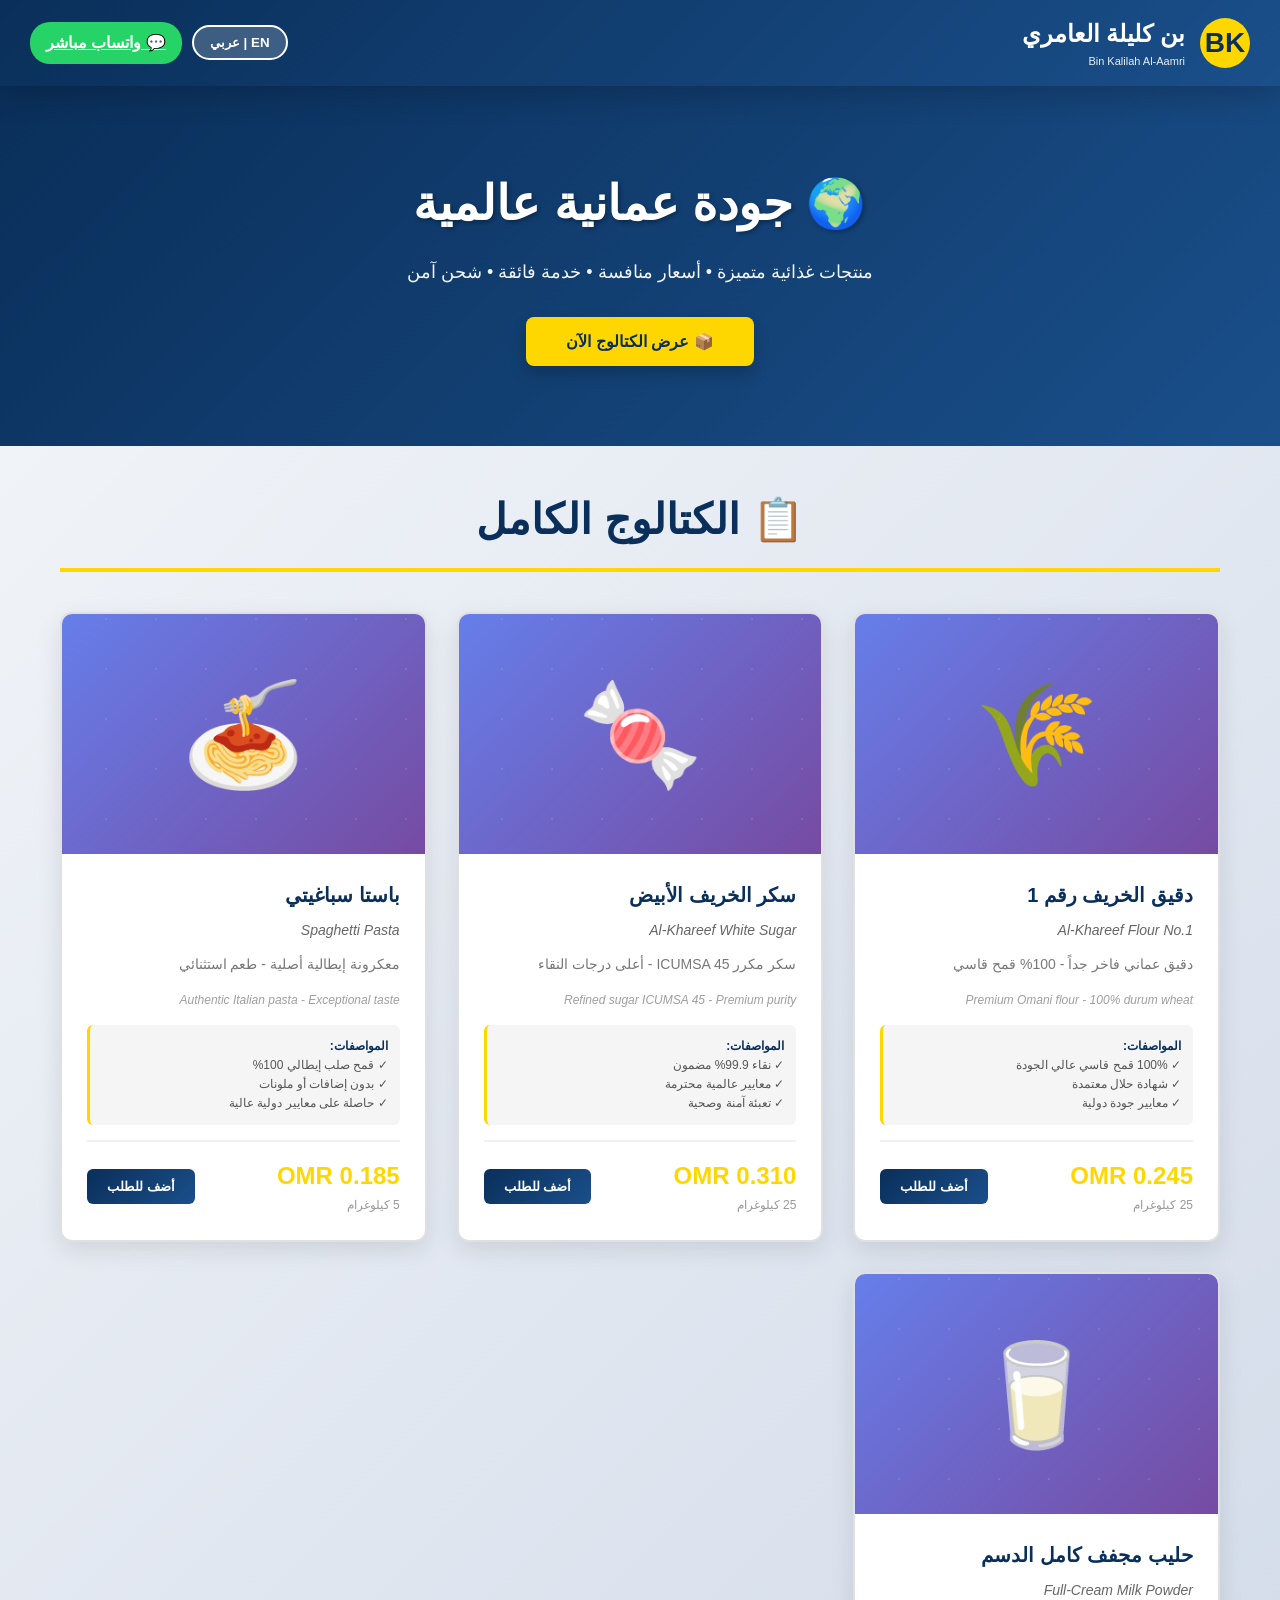
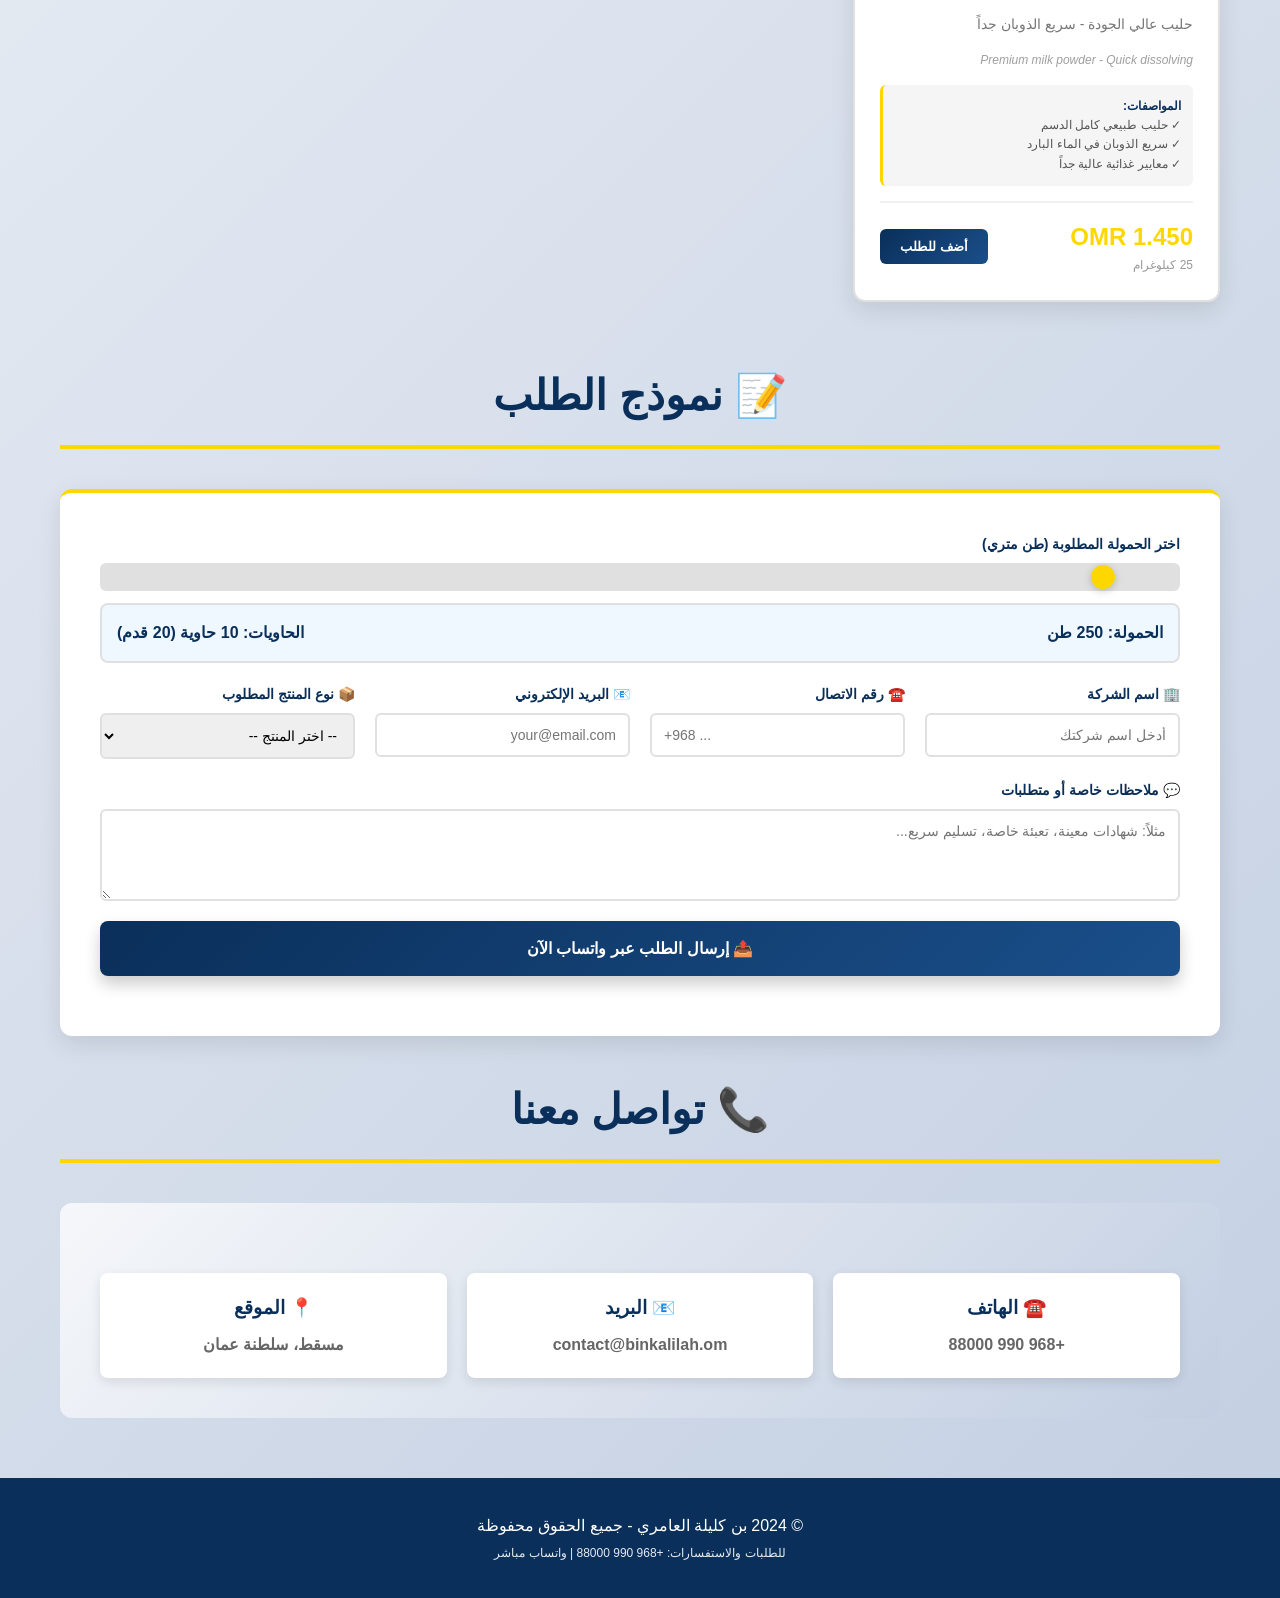
<file: live-catalog.html>
<!DOCTYPE html>
<html lang="ar" dir="rtl">
<head>
    <meta charset="UTF-8">
    <meta name="viewport" content="width=device-width, initial-scale=1.0">
    <title>بن كليلة العامري - الكتالوج الرقمي الحي</title>
    <style>
        * {
            margin: 0;
            padding: 0;
            box-sizing: border-box;
        }

        body {
            font-family: 'Tajawal', Arial, sans-serif;
            background: linear-gradient(135deg, #f5f7fa 0%, #c3cfe2 100%);
            color: #333;
            line-height: 1.6;
        }

        /* الرأس الثابت */
        header {
            background: linear-gradient(135deg, #0a2f5a 0%, #1a4f8a 100%);
            color: white;
            padding: 15px 30px;
            display: flex;
            justify-content: space-between;
            align-items: center;
            box-shadow: 0 8px 32px rgba(0,0,0,0.2);
            position: sticky;
            top: 0;
            z-index: 1000;
        }

        .logo-section {
            display: flex;
            align-items: center;
            gap: 15px;
        }

        .logo-icon {
            width: 50px;
            height: 50px;
            background: #FFD700;
            border-radius: 50%;
            display: flex;
            align-items: center;
            justify-content: center;
            font-size: 28px;
            font-weight: bold;
            color: #0a2f5a;
        }

        .company-name {
            font-size: 24px;
            font-weight: bold;
        }

        .tagline {
            font-size: 11px;
            opacity: 0.9;
        }

        .header-actions {
            display: flex;
            gap: 10px;
            align-items: center;
        }

        .btn-header {
            background: rgba(255,255,255,0.2);
            border: 2px solid white;
            color: white;
            padding: 8px 16px;
            border-radius: 20px;
            cursor: pointer;
            font-weight: bold;
            transition: all 0.3s;
        }

        .btn-header:hover {
            background: rgba(255,255,255,0.3);
            transform: scale(1.05);
        }

        .btn-whatsapp {
            background: #25D366 !important;
            border: none !important;
        }

        .btn-whatsapp:hover {
            background: #1ba854 !important;
        }

        /* البطل */
        .hero {
            background: linear-gradient(135deg, #0a2f5a 0%, #1a4f8a 100%);
            color: white;
            padding: 80px 30px;
            text-align: center;
            margin-bottom: 40px;
        }

        .hero h1 {
            font-size: 48px;
            margin-bottom: 15px;
            text-shadow: 2px 2px 4px rgba(0,0,0,0.3);
        }

        .hero p {
            font-size: 18px;
            opacity: 0.95;
            margin-bottom: 30px;
        }

        .btn-primary {
            background: #FFD700;
            color: #0a2f5a;
            border: none;
            padding: 15px 40px;
            font-size: 16px;
            font-weight: bold;
            border-radius: 8px;
            cursor: pointer;
            transition: all 0.3s;
            box-shadow: 0 8px 16px rgba(0,0,0,0.2);
        }

        .btn-primary:hover {
            background: #FFC700;
            transform: translateY(-3px);
            box-shadow: 0 12px 24px rgba(0,0,0,0.3);
        }

        /* الحاوية الرئيسية */
        .container {
            max-width: 1200px;
            margin: 0 auto;
            padding: 0 20px;
        }

        .section-title {
            font-size: 42px;
            color: #0a2f5a;
            margin-bottom: 40px;
            text-align: center;
            border-bottom: 4px solid #FFD700;
            padding-bottom: 15px;
            position: relative;
        }

        .section-title::after {
            content: '';
            position: absolute;
            bottom: -4px;
            left: 50%;
            transform: translateX(-50%);
            width: 100px;
            height: 4px;
            background: linear-gradient(90deg, transparent, #FFD700, transparent);
        }

        /* شبكة المنتجات */
        .products-grid {
            display: grid;
            grid-template-columns: repeat(auto-fit, minmax(280px, 1fr));
            gap: 30px;
            margin-bottom: 60px;
        }

        .product-card {
            background: white;
            border-radius: 12px;
            overflow: hidden;
            box-shadow: 0 8px 24px rgba(0,0,0,0.1);
            transition: all 0.3s cubic-bezier(0.4, 0, 0.2, 1);
            border: 2px solid #e0e0e0;
            position: relative;
        }

        .product-card:hover {
            transform: translateY(-15px);
            box-shadow: 0 16px 48px rgba(0,0,0,0.2);
            border-color: #FFD700;
        }

        .product-image {
            width: 100%;
            height: 240px;
            background: linear-gradient(135deg, #667eea 0%, #764ba2 100%);
            display: flex;
            align-items: center;
            justify-content: center;
            font-size: 100px;
            position: relative;
            overflow: hidden;
        }

        .product-image::before {
            content: '';
            position: absolute;
            top: -50%;
            left: -50%;
            width: 200%;
            height: 200%;
            background: radial-gradient(circle, rgba(255,255,255,0.1) 1px, transparent 1px);
            background-size: 50px 50px;
            animation: float 20s linear infinite;
        }

        @keyframes float {
            0% { transform: translate(0, 0); }
            100% { transform: translate(50px, 50px); }
        }

        .product-info {
            padding: 25px;
        }

        .product-name {
            font-size: 20px;
            font-weight: bold;
            color: #0a2f5a;
            margin-bottom: 8px;
        }

        .product-name-en {
            font-size: 14px;
            color: #666;
            margin-bottom: 12px;
            font-style: italic;
        }

        .product-desc {
            font-size: 14px;
            color: #777;
            margin-bottom: 15px;
            line-height: 1.6;
        }

        .product-specs {
            font-size: 12px;
            color: #555;
            margin-bottom: 15px;
            padding: 12px;
            background: #f5f5f5;
            border-radius: 6px;
            border-left: 3px solid #FFD700;
        }

        .product-specs strong {
            color: #0a2f5a;
        }

        .product-footer {
            display: flex;
            justify-content: space-between;
            align-items: center;
            border-top: 2px solid #f0f0f0;
            padding-top: 15px;
            gap: 10px;
        }

        .product-price {
            font-size: 24px;
            font-weight: bold;
            color: #FFD700;
        }

        .product-price-small {
            font-size: 12px;
            color: #999;
        }

        .btn-add {
            background: linear-gradient(135deg, #0a2f5a 0%, #1a4f8a 100%);
            color: white;
            border: none;
            padding: 10px 20px;
            border-radius: 6px;
            cursor: pointer;
            font-weight: bold;
            transition: all 0.3s;
            white-space: nowrap;
        }

        .btn-add:hover {
            transform: scale(1.05);
            box-shadow: 0 4px 12px rgba(10, 47, 90, 0.3);
        }

        /* قسم الطلب */
        .order-section {
            background: white;
            border-radius: 12px;
            padding: 40px;
            box-shadow: 0 8px 24px rgba(0,0,0,0.1);
            margin-bottom: 40px;
            border-top: 4px solid #FFD700;
        }

        .form-grid {
            display: grid;
            grid-template-columns: repeat(auto-fit, minmax(250px, 1fr));
            gap: 20px;
            margin-bottom: 20px;
        }

        .form-group {
            display: flex;
            flex-direction: column;
        }

        .form-group label {
            font-weight: bold;
            color: #0a2f5a;
            margin-bottom: 8px;
            font-size: 14px;
        }

        .form-group input,
        .form-group textarea,
        .form-group select {
            padding: 12px;
            border: 2px solid #e0e0e0;
            border-radius: 6px;
            font-size: 14px;
            font-family: 'Tajawal', Arial, sans-serif;
            transition: all 0.3s;
        }

        .form-group input:focus,
        .form-group textarea:focus,
        .form-group select:focus {
            outline: none;
            border-color: #FFD700;
            box-shadow: 0 0 12px rgba(255, 215, 0, 0.3);
        }

        .full-width {
            grid-column: 1 / -1;
        }

        .range-slider {
            width: 100%;
            height: 8px;
            border-radius: 5px;
            background: #e0e0e0;
            outline: none;
            -webkit-appearance: none;
        }

        .range-slider::-webkit-slider-thumb {
            -webkit-appearance: none;
            appearance: none;
            width: 24px;
            height: 24px;
            border-radius: 50%;
            background: #FFD700;
            cursor: pointer;
            box-shadow: 0 2px 8px rgba(0,0,0,0.2);
        }

        .range-slider::-moz-range-thumb {
            width: 24px;
            height: 24px;
            border-radius: 50%;
            background: #FFD700;
            cursor: pointer;
            border: none;
            box-shadow: 0 2px 8px rgba(0,0,0,0.2);
        }

        .tonnage-display {
            display: flex;
            justify-content: space-between;
            margin-top: 12px;
            padding: 15px;
            background: #f0f8ff;
            border-radius: 8px;
            border: 2px solid #e0e0e0;
        }

        .tonnage-value {
            font-size: 16px;
            font-weight: bold;
            color: #0a2f5a;
        }

        .btn-submit {
            width: 100%;
            background: linear-gradient(135deg, #0a2f5a 0%, #1a4f8a 100%);
            color: white;
            border: none;
            padding: 18px;
            font-size: 16px;
            font-weight: bold;
            border-radius: 8px;
            cursor: pointer;
            transition: all 0.3s;
            box-shadow: 0 8px 16px rgba(0,0,0,0.2);
        }

        .btn-submit:hover {
            transform: translateY(-2px);
            box-shadow: 0 12px 24px rgba(0,0,0,0.3);
        }

        /* قسم الاتصال */
        .contact-section {
            background: linear-gradient(135deg, #f5f7fa 0%, #c3cfe2 100%);
            padding: 40px;
            border-radius: 12px;
            margin-bottom: 40px;
        }

        .contact-grid {
            display: grid;
            grid-template-columns: repeat(auto-fit, minmax(200px, 1fr));
            gap: 20px;
            margin-top: 30px;
        }

        .contact-card {
            background: white;
            padding: 20px;
            border-radius: 8px;
            box-shadow: 0 4px 12px rgba(0,0,0,0.1);
            text-align: center;
        }

        .contact-card h3 {
            color: #0a2f5a;
            margin-bottom: 10px;
        }

        .contact-card p {
            color: #666;
        }

        /* التذييل */
        footer {
            background: #0a2f5a;
            color: white;
            text-align: center;
            padding: 30px 20px;
            margin-top: 60px;
        }

        footer p {
            margin: 5px 0;
        }

        /* رسالة النجاح */
        .success-alert {
            background: #d4edda;
            color: #155724;
            padding: 15px;
            border-radius: 8px;
            margin-bottom: 20px;
            border: 2px solid #c3e6cb;
            display: none;
            animation: slideIn 0.3s ease-out;
        }

        .success-alert.show {
            display: block;
        }

        @keyframes slideIn {
            from {
                opacity: 0;
                transform: translateY(-20px);
            }
            to {
                opacity: 1;
                transform: translateY(0);
            }
        }

        @media (max-width: 768px) {
            header {
                flex-direction: column;
                gap: 10px;
            }

            .hero {
                padding: 40px 20px;
            }

            .hero h1 {
                font-size: 32px;
            }

            .products-grid {
                grid-template-columns: 1fr;
            }

            .order-section {
                padding: 20px;
            }
        }
    </style>
</head>
<body>

    <!-- الرأس -->
    <header>
        <div class="logo-section">
            <div class="logo-icon">BK</div>
            <div>
                <div class="company-name">بن كليلة العامري</div>
                <div class="tagline">Bin Kalilah Al-Aamri</div>
            </div>
        </div>
        <div class="header-actions">
            <button class="btn-header" onclick="toggleLanguage()">EN | عربي</button>
            <a href="https://wa.me/96899088000" target="_blank" class="btn-header btn-whatsapp">💬 واتساب مباشر</a>
        </div>
    </header>

    <!-- القسم الرئيسي -->
    <section class="hero">
        <h1>🌍 جودة عمانية عالمية</h1>
        <p>منتجات غذائية متميزة • أسعار منافسة • خدمة فائقة • شحن آمن</p>
        <button class="btn-primary" onclick="document.getElementById('catalog').scrollIntoView({behavior: 'smooth'})">
            📦 عرض الكتالوج الآن
        </button>
    </section>

    <!-- الكتالوج -->
    <div class="container" id="catalog">
        <h2 class="section-title">📋 الكتالوج الكامل</h2>
        <div class="products-grid" id="productsContainer"></div>
    </div>

    <!-- الطلب -->
    <div class="container">
        <h2 class="section-title">📝 نموذج الطلب</h2>
        <div class="order-section">
            <div class="success-alert" id="successAlert">
                ✅ تم إرسال طلبك بنجاح! سيتواصل معك الفريق قريباً عبر واتساب
            </div>

            <div class="form-grid">
                <div class="form-group full-width">
                    <label>اختر الحمولة المطلوبة (طن متري)</label>
                    <input type="range" class="range-slider" id="tonnageSlider" min="1" max="5000" value="250" onchange="updateTonnage()" oninput="updateTonnage()">
                    <div class="tonnage-display">
                        <span class="tonnage-value">الحمولة: <span id="tonnageValue">250</span> طن</span>
                        <span class="tonnage-value">الحاويات: <span id="containerValue">11</span> حاوية (20 قدم)</span>
                    </div>
                </div>

                <div class="form-group">
                    <label>🏢 اسم الشركة</label>
                    <input type="text" id="companyName" placeholder="أدخل اسم شركتك">
                </div>

                <div class="form-group">
                    <label>☎️ رقم الاتصال</label>
                    <input type="tel" id="phoneNumber" placeholder="+968 ...">
                </div>

                <div class="form-group">
                    <label>📧 البريد الإلكتروني</label>
                    <input type="email" id="email" placeholder="your@email.com">
                </div>

                <div class="form-group">
                    <label>📦 نوع المنتج المطلوب</label>
                    <select id="productType">
                        <option value="">-- اختر المنتج --</option>
                        <option value="دقيق الخريف">🌾 دقيق الخريف</option>
                        <option value="سكر الخريف">🍬 سكر الخريف</option>
                        <option value="باستا سباغيتي">🍝 باستا سباغيتي</option>
                        <option value="حليب مجفف">🥛 حليب مجفف</option>
                        <option value="طلب مختلط">📦 طلب مختلط (أكثر من منتج)</option>
                    </select>
                </div>

                <div class="form-group full-width">
                    <label>💬 ملاحظات خاصة أو متطلبات</label>
                    <textarea id="notes" placeholder="مثلاً: شهادات معينة، تعبئة خاصة، تسليم سريع..." rows="4"></textarea>
                </div>

                <button class="btn-submit full-width" onclick="submitOrder()">
                    📤 إرسال الطلب عبر واتساب الآن
                </button>
            </div>
        </div>
    </div>

    <!-- التواصل -->
    <div class="container">
        <h2 class="section-title">📞 تواصل معنا</h2>
        <div class="contact-section">
            <div class="contact-grid">
                <div class="contact-card">
                    <h3>☎️ الهاتف</h3>
                    <p><strong>+968 990 88000</strong></p>
                </div>
                <div class="contact-card">
                    <h3>📧 البريد</h3>
                    <p><strong>contact@binkalilah.om</strong></p>
                </div>
                <div class="contact-card">
                    <h3>📍 الموقع</h3>
                    <p><strong>مسقط، سلطنة عمان</strong></p>
                </div>
            </div>
        </div>
    </div>

    <!-- التذييل -->
    <footer>
        <p>© 2024 بن كليلة العامري - جميع الحقوق محفوظة</p>
        <p style="font-size: 12px; opacity: 0.9;">للطلبات والاستفسارات: +968 990 88000 | واتساب مباشر</p>
    </footer>

    <script>
        const products = [
            {
                emoji: '🌾',
                nameAr: 'دقيق الخريف رقم 1',
                nameEn: 'Al-Khareef Flour No.1',
                descAr: 'دقيق عماني فاخر جداً - 100% قمح قاسي',
                descEn: 'Premium Omani flour - 100% durum wheat',
                price: '0.245',
                weight: '25 كيلوغرام',
                specs: ['✓ 100% قمح قاسي عالي الجودة', '✓ شهادة حلال معتمدة', '✓ معايير جودة دولية']
            },
            {
                emoji: '🍬',
                nameAr: 'سكر الخريف الأبيض',
                nameEn: 'Al-Khareef White Sugar',
                descAr: 'سكر مكرر ICUMSA 45 - أعلى درجات النقاء',
                descEn: 'Refined sugar ICUMSA 45 - Premium purity',
                price: '0.310',
                weight: '25 كيلوغرام',
                specs: ['✓ نقاء 99.9% مضمون', '✓ معايير عالمية محترمة', '✓ تعبئة آمنة وصحية']
            },
            {
                emoji: '🍝',
                nameAr: 'باستا سباغيتي',
                nameEn: 'Spaghetti Pasta',
                descAr: 'معكرونة إيطالية أصلية - طعم استثنائي',
                descEn: 'Authentic Italian pasta - Exceptional taste',
                price: '0.185',
                weight: '5 كيلوغرام',
                specs: ['✓ قمح صلب إيطالي 100%', '✓ بدون إضافات أو ملونات', '✓ حاصلة على معايير دولية عالية']
            },
            {
                emoji: '🥛',
                nameAr: 'حليب مجفف كامل الدسم',
                nameEn: 'Full-Cream Milk Powder',
                descAr: 'حليب عالي الجودة - سريع الذوبان جداً',
                descEn: 'Premium milk powder - Quick dissolving',
                price: '1.450',
                weight: '25 كيلوغرام',
                specs: ['✓ حليب طبيعي كامل الدسم', '✓ سريع الذوبان في الماء البارد', '✓ معايير غذائية عالية جداً']
            }
        ];

        function renderProducts() {
            const container = document.getElementById('productsContainer');
            container.innerHTML = products.map((p, idx) => `
                <div class="product-card">
                    <div class="product-image">${p.emoji}</div>
                    <div class="product-info">
                        <div class="product-name">${p.nameAr}</div>
                        <div class="product-name-en">${p.nameEn}</div>
                        <div class="product-desc">${p.descAr}</div>
                        <div class="product-desc" style="font-size: 12px; opacity: 0.7; font-style: italic;">${p.descEn}</div>
                        <div class="product-specs">
                            <strong>المواصفات:</strong><br>
                            ${p.specs.join('<br>')}
                        </div>
                        <div class="product-footer">
                            <div>
                                <div class="product-price">${p.price} OMR</div>
                                <div class="product-price-small">${p.weight}</div>
                            </div>
                            <button class="btn-add" onclick="addToOrder('${p.nameAr}')">أضف للطلب</button>
                        </div>
                    </div>
                </div>
            `).join('');
        }

        function updateTonnage() {
            const val = parseInt(document.getElementById('tonnageSlider').value);
            document.getElementById('tonnageValue').textContent = val;
            const containers = Math.ceil(val / 25);
            document.getElementById('containerValue').textContent = containers;
        }

        function addToOrder(productName) {
            const notes = document.getElementById('notes');
            if (notes.value) {
                notes.value += '\n• ' + productName;
            } else {
                notes.value = '• ' + productName;
            }
            alert('✅ تم إضافة ' + productName + ' إلى الطلب!');
        }

        function submitOrder() {
            const company = document.getElementById('companyName').value.trim();
            const phone = document.getElementById('phoneNumber').value.trim();
            const email = document.getElementById('email').value.trim();
            const productType = document.getElementById('productType').value;
            const notes = document.getElementById('notes').value.trim();
            const tonnage = document.getElementById('tonnageSlider').value;
            const containers = Math.ceil(tonnage / 25);

            if (!company) {
                alert('⚠️ من فضلك أدخل اسم الشركة');
                document.getElementById('companyName').focus();
                return;
            }
            if (!phone) {
                alert('⚠️ من فضلك أدخل رقم الاتصال');
                document.getElementById('phoneNumber').focus();
                return;
            }
            if (!productType) {
                alert('⚠️ من فضلك اختر نوع المنتج');
                document.getElementById('productType').focus();
                return;
            }

            const message = `
🎯 *طلب جملة جديد من بن كليلة العامري*

👤 *البيانات:*
• الشركة: ${company}
• الهاتف: ${phone}
• البريد: ${email || 'لم يتم إدراجه'}

📦 *تفاصيل الطلب:*
• المنتج: ${productType}
• الحمولة: ${tonnage} طن متري
• عدد الحاويات: ${containers} حاوية (20 قدم)

${notes ? '📝 ملاحظات خاصة:\\n' + notes : ''}

⏰ التاريخ: ${new Date().toLocaleDateString('ar-EG')}

---
شكراً! نرجو التواصل معنا لتأكيد الطلب والاتفاق على التفاصيل النهائية.
            `.trim();

            const whatsappUrl = `https://wa.me/96899088000?text=${encodeURIComponent(message)}`;

            // عرض رسالة النجاح
            const alert = document.getElementById('successAlert');
            alert.classList.add('show');

            setTimeout(() => {
                // إعادة تعيين النموذج
                document.getElementById('companyName').value = '';
                document.getElementById('phoneNumber').value = '';
                document.getElementById('email').value = '';
                document.getElementById('productType').value = '';
                document.getElementById('notes').value = '';
                document.getElementById('tonnageSlider').value = '250';
                updateTonnage();
                alert.classList.remove('show');

                // فتح واتساب
                window.open(whatsappUrl, '_blank');
            }, 2000);
        }

        function toggleLanguage() {
            const html = document.documentElement;
            if (html.dir === 'rtl') {
                html.dir = 'ltr';
                html.lang = 'en';
            } else {
                html.dir = 'rtl';
                html.lang = 'ar';
            }
        }

        // تهيئة الصفحة
        document.addEventListener('DOMContentLoaded', () => {
            renderProducts();
            updateTonnage();
        });
    </script>

</body>
</html>
</file>
